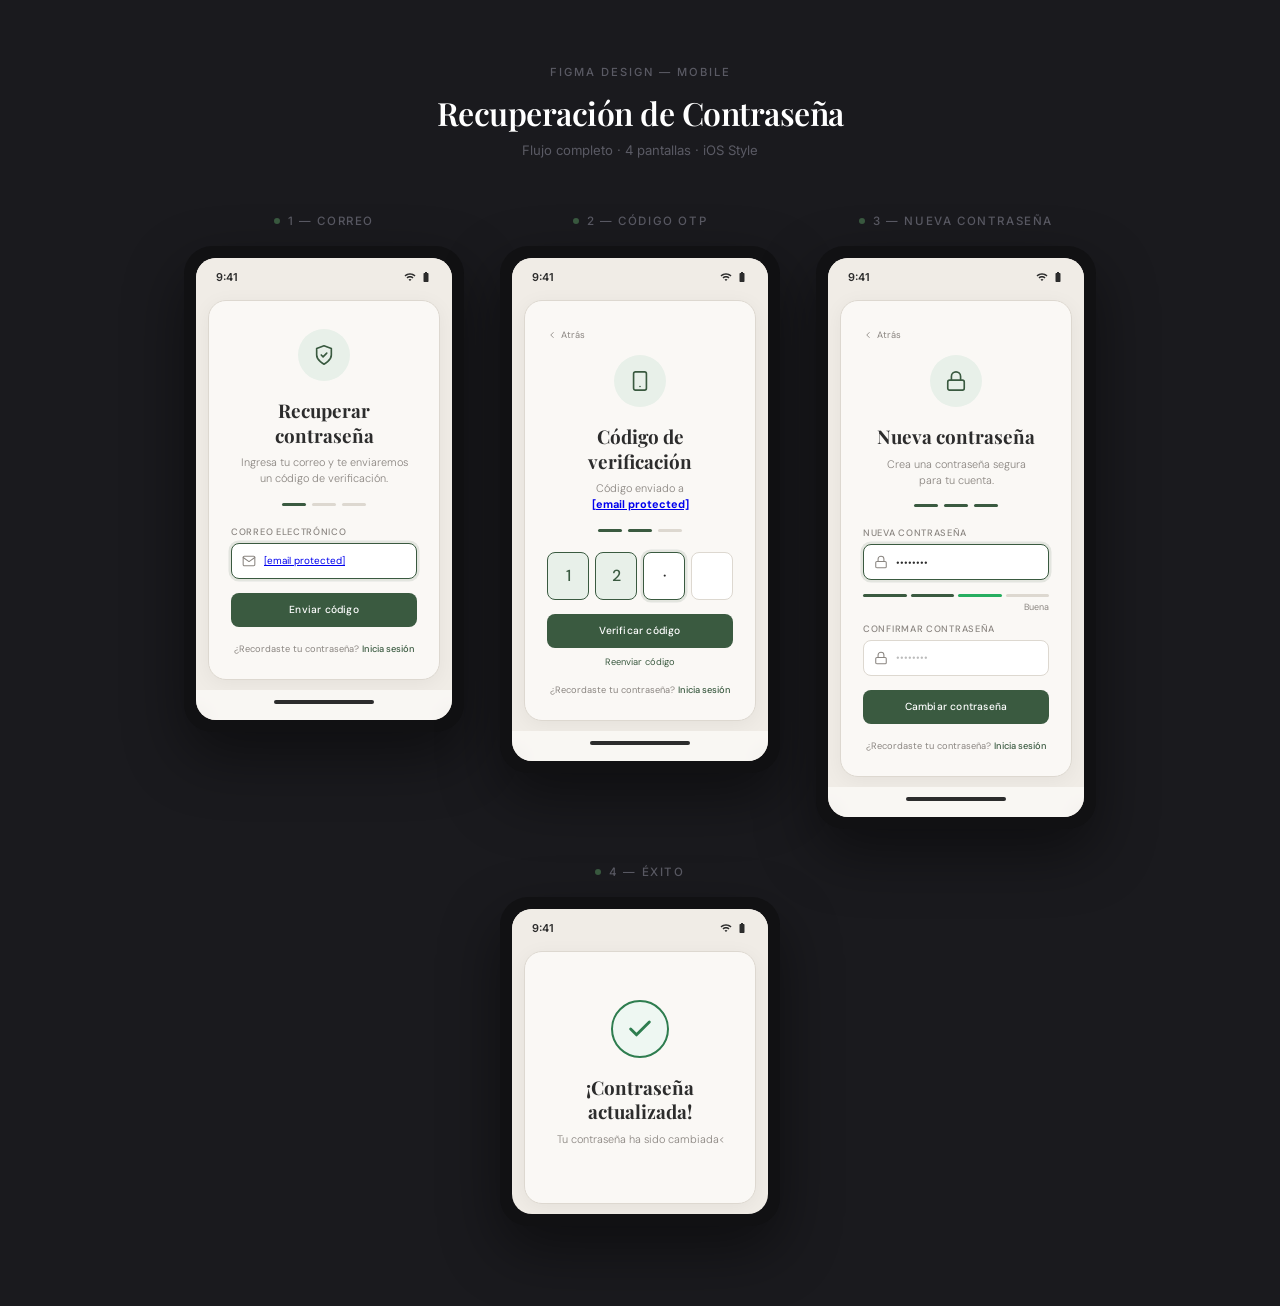
<file: recuperacion_contrasena_figma (1).html>
<!DOCTYPE html>
<html lang="es">
<head>
<meta charset="UTF-8"/>
<meta name="viewport" content="width=device-width, initial-scale=1.0"/>
<title>Password Recovery — Design Screens</title>
<link href="https://fonts.googleapis.com/css2?family=DM+Sans:ital,opsz,wght@0,9..40,300;0,9..40,400;0,9..40,500;1,9..40,300&family=Playfair+Display:wght@600;700&family=Inter:wght@400;500&display=swap" rel="stylesheet"/>
<style>
  :root {
    --clr-bg: #f0ece6;
    --clr-card: #faf8f5;
    --clr-text: #2c2c2c;
    --clr-text-muted: #8a8580;
    --clr-accent: #3a5a40;
    --clr-accent-light: #e8f0e9;
    --clr-border: #ddd8d0;
    --clr-success: #2e7d4f;
    --clr-success-bg: #eef7f2;
    --clr-error: #c0392b;
    --clr-error-bg: #fdf2f1;
  }

  *, *::before, *::after { box-sizing: border-box; margin: 0; padding: 0; }

  /* ─── Canvas ─── */
  body {
    background: #1a1a1e;
    font-family: 'Inter', sans-serif;
    min-height: 100vh;
    padding: 60px 40px 80px;
  }

  /* Header */
  .canvas-header {
    text-align: center;
    margin-bottom: 56px;
  }
  .canvas-header .tag {
    display: inline-block;
    font-size: 0.7rem;
    font-weight: 500;
    text-transform: uppercase;
    letter-spacing: 2px;
    color: #5a5a64;
    margin-bottom: 12px;
  }
  .canvas-header h1 {
    font-family: 'Playfair Display', serif;
    font-size: 2rem;
    color: #fff;
    font-weight: 600;
    letter-spacing: -0.5px;
  }
  .canvas-header p {
    color: #5a5a64;
    font-size: 0.82rem;
    margin-top: 8px;
    font-weight: 400;
  }

  /* ─── Screens row ─── */
  .screens {
    display: flex;
    justify-content: center;
    gap: 36px;
    flex-wrap: wrap;
  }

  /* ─── Single screen frame ─── */
  .screen-wrap {
    display: flex;
    flex-direction: column;
    align-items: center;
    gap: 18px;
  }
  .screen-label {
    color: #5a5a64;
    font-size: 0.72rem;
    font-weight: 500;
    text-transform: uppercase;
    letter-spacing: 1.6px;
    display: flex;
    align-items: center;
    gap: 8px;
  }
  .screen-label .dot {
    width: 6px; height: 6px;
    border-radius: 50%;
    background: var(--clr-accent);
  }

  /* Device frame */
  .device {
    width: 280px;
    background: #111113;
    border-radius: 28px;
    padding: 12px;
    box-shadow: 0 24px 60px rgba(0,0,0,0.45);
  }
  .device-inner {
    width: 100%;
    border-radius: 20px;
    background: var(--clr-bg);
    overflow: hidden;
    position: relative;
  }

  /* Status bar */
  .status-bar {
    background: var(--clr-bg);
    padding: 12px 20px 6px;
    display: flex;
    justify-content: space-between;
    align-items: center;
    font-size: 0.6rem;
    color: var(--clr-text);
    font-weight: 500;
  }
  .status-bar .time { font-size: 0.68rem; font-weight: 600; }
  .status-icons { display: flex; gap: 4px; align-items: center; }
  .status-icons svg { width: 12px; height: 12px; }

  /* ─── Card inside device ─── */
  .card {
    background: var(--clr-card);
    margin: 10px 12px;
    border-radius: 18px;
    padding: 28px 22px 24px;
    border: 1px solid var(--clr-border);
    box-shadow: 0 4px 20px rgba(0,0,0,0.05);
  }

  /* Icon circle */
  .icon-wrap {
    width: 52px; height: 52px;
    border-radius: 50%;
    background: var(--clr-accent-light);
    display: flex; align-items: center; justify-content: center;
    margin: 0 auto 18px;
  }
  .icon-wrap svg { width: 22px; height: 22px; stroke: var(--clr-accent); fill: none; stroke-width: 1.8; stroke-linecap: round; stroke-linejoin: round; }

  .icon-wrap.success-ico { background: var(--clr-success-bg); }
  .icon-wrap.success-ico svg { stroke: var(--clr-success); }

  /* Title */
  .card-title {
    font-family: 'Playfair Display', serif;
    font-size: 1.18rem;
    font-weight: 700;
    text-align: center;
    color: var(--clr-text);
    line-height: 1.3;
  }
  .card-sub {
    font-family: 'DM Sans', sans-serif;
    text-align: center;
    color: var(--clr-text-muted);
    font-size: 0.68rem;
    font-weight: 300;
    margin-top: 6px;
    line-height: 1.5;
  }

  /* Step dots */
  .steps {
    display: flex;
    justify-content: center;
    gap: 6px;
    margin: 16px 0 20px;
  }
  .step-dot {
    width: 24px; height: 3px;
    border-radius: 2px;
    background: var(--clr-border);
  }
  .step-dot.active { background: var(--clr-accent); }

  /* Label */
  .lbl {
    font-family: 'DM Sans', sans-serif;
    font-size: 0.58rem;
    font-weight: 500;
    color: var(--clr-text-muted);
    text-transform: uppercase;
    letter-spacing: 0.7px;
    margin-bottom: 5px;
  }

  /* Input mock */
  .input-mock {
    width: 100%;
    height: 36px;
    border-radius: 8px;
    border: 1.5px solid var(--clr-border);
    background: #fff;
    display: flex;
    align-items: center;
    padding: 0 10px;
    gap: 8px;
    margin-bottom: 14px;
  }
  .input-mock svg { width: 14px; height: 14px; stroke: var(--clr-text-muted); fill: none; stroke-width: 1.8; stroke-linecap: round; stroke-linejoin: round; flex-shrink: 0; }
  .input-mock .placeholder { font-family: 'DM Sans', sans-serif; font-size: 0.62rem; color: #bbb; }
  .input-mock .value { font-family: 'DM Sans', sans-serif; font-size: 0.62rem; color: var(--clr-text); font-weight: 400; }
  .input-mock.focused { border-color: var(--clr-accent); box-shadow: 0 0 0 2.5px rgba(58,90,64,0.12); }
  .input-mock.error-input { border-color: var(--clr-error); }

  /* Error msg */
  .err-msg {
    font-family: 'DM Sans', sans-serif;
    font-size: 0.58rem;
    color: var(--clr-error);
    background: var(--clr-error-bg);
    padding: 5px 8px;
    border-radius: 6px;
    margin-top: -10px;
    margin-bottom: 10px;
  }

  /* OTP row */
  .otp-row {
    display: flex;
    gap: 6px;
    justify-content: center;
    margin-bottom: 14px;
  }
  .otp-box {
    width: 42px; height: 48px;
    border-radius: 8px;
    border: 1.5px solid var(--clr-border);
    background: #fff;
    display: flex; align-items: center; justify-content: center;
    font-family: 'DM Sans', sans-serif;
    font-size: 1rem;
    font-weight: 500;
    color: var(--clr-text);
  }
  .otp-box.filled { border-color: var(--clr-accent); background: var(--clr-accent-light); color: var(--clr-accent); }
  .otp-box.cursor { border-color: var(--clr-accent); box-shadow: 0 0 0 2.5px rgba(58,90,64,0.12); }

  /* Strength bar */
  .strength-row {
    display: flex; gap: 4px; margin-bottom: 4px;
  }
  .s-seg { flex: 1; height: 2.5px; border-radius: 2px; background: var(--clr-border); }
  .s-seg.good { background: #27ae60; }
  .s-seg.great { background: var(--clr-accent); }
  .strength-txt { font-family: 'DM Sans', sans-serif; font-size: 0.56rem; color: var(--clr-text-muted); text-align: right; margin-bottom: 10px; }

  /* Button */
  .btn {
    width: 100%;
    height: 34px;
    border-radius: 8px;
    background: var(--clr-accent);
    display: flex; align-items: center; justify-content: center;
    font-family: 'DM Sans', sans-serif;
    font-size: 0.64rem;
    font-weight: 500;
    color: #fff;
    letter-spacing: 0.2px;
  }

  /* Back link */
  .back-link {
    display: flex; align-items: center; gap: 4px;
    font-family: 'DM Sans', sans-serif;
    font-size: 0.58rem;
    color: var(--clr-text-muted);
    margin-bottom: 14px;
  }
  .back-link svg { width: 10px; height: 10px; stroke: currentColor; fill: none; stroke-width: 2; stroke-linecap: round; }

  /* Resend */
  .resend {
    text-align: center;
    font-family: 'DM Sans', sans-serif;
    font-size: 0.58rem;
    color: var(--clr-accent);
    margin-top: 8px;
  }

  /* Footer link */
  .footer-link {
    text-align: center;
    font-family: 'DM Sans', sans-serif;
    font-size: 0.58rem;
    color: var(--clr-text-muted);
    margin-top: 16px;
  }
  .footer-link span { color: var(--clr-accent); font-weight: 500; }

  /* Checkmark */
  .check-circle {
    width: 58px; height: 58px;
    border-radius: 50%;
    background: var(--clr-success-bg);
    border: 2px solid var(--clr-success);
    display: flex; align-items: center; justify-content: center;
    margin: 0 auto 18px;
  }
  .check-circle svg { width: 28px; height: 28px; stroke: var(--clr-success); fill: none; stroke-width: 2.5; stroke-linecap: round; stroke-linejoin: round; }

  /* Bottom nav bar mock */
  .nav-bar {
    background: rgba(250,248,245,0.92);
    backdrop-filter: blur(8px);
    margin: 8px 0 0;
    padding: 10px 24px 16px;
    display: flex;
    justify-content: center;
    gap: 40px;
  }
  .nav-dot { width: 100px; height: 4px; background: #2c2c2c; border-radius: 2px; }
</style>
</head>
<body>

<!-- Header -->
<div class="canvas-header">
  <div class="tag">Figma Design — Mobile</div>
  <h1>Recuperación de Contraseña</h1>
  <p>Flujo completo · 4 pantallas · iOS Style</p>
</div>

<!-- Screens -->
<div class="screens">

  <!-- ════ SCREEN 1: Email ════ -->
  <div class="screen-wrap">
    <div class="screen-label"><span class="dot"></span> 1 — Correo</div>
    <div class="device">
      <div class="device-inner">
        <!-- Status bar -->
        <div class="status-bar">
          <span class="time">9:41</span>
          <div class="status-icons">
            <svg viewBox="0 0 24 24" fill="currentColor"><path d="M1 9l2 2c4.97-4.97 13.03-4.97 18 0l2-2C16.93 2.93 7.08 2.93 1 9zm8 8l3 3 3-3c-1.65-1.66-4.34-1.66-6 0zm-4-4l2 2c2.76-2.76 7.24-2.76 10 0l2-2C15.14 9.14 8.87 9.14 5 13z"/></svg>
            <svg viewBox="0 0 24 24" fill="currentColor"><path d="M15.67 4H14V2h-4v2H8.33C7.6 4 7 4.6 7 5.33v15.33C7 21.4 7.6 22 8.33 22h7.33c.74 0 1.34-.6 1.34-1.33V5.33C17 4.6 16.4 4 15.67 4z"/></svg>
          </div>
        </div>
        <!-- Card -->
        <div class="card">
          <div class="icon-wrap">
            <svg viewBox="0 0 24 24"><path d="M12 22s8-4 8-10V5l-8-3-8 3v7c0 6 8 10 8 10z"/><path d="M9 12l2 2 4-4"/></svg>
          </div>
          <div class="card-title">Recuperar contraseña</div>
          <div class="card-sub">Ingresa tu correo y te enviaremos<br/>un código de verificación.</div>
          <div class="steps">
            <div class="step-dot active"></div>
            <div class="step-dot"></div>
            <div class="step-dot"></div>
          </div>
          <div class="lbl">Correo electrónico</div>
          <div class="input-mock focused">
            <svg viewBox="0 0 24 24"><path d="M4 4h16c1.1 0 2 .9 2 2v12c0 1.1-.9 2-2 2H4c-1.1 0-2-.9-2-2V6c0-1.1.9-2 2-2z"/><polyline points="22,6 12,13 2,6"/></svg>
            <span class="value"><a href="/cdn-cgi/l/email-protection" class="__cf_email__" data-cfemail="85f0f6f0e4f7eceac5e6eaf7f7e0eaabe6eae8">[email&#160;protected]</a></span>
          </div>
          <div class="btn">Enviar código</div>
          <div class="footer-link">¿Recordaste tu contraseña? <span>Inicia sesión</span></div>
        </div>
        <div class="nav-bar"><div class="nav-dot"></div></div>
      </div>
    </div>
  </div>

  <!-- ════ SCREEN 2: OTP ════ -->
  <div class="screen-wrap">
    <div class="screen-label"><span class="dot"></span> 2 — Código OTP</div>
    <div class="device">
      <div class="device-inner">
        <div class="status-bar">
          <span class="time">9:41</span>
          <div class="status-icons">
            <svg viewBox="0 0 24 24" fill="currentColor"><path d="M1 9l2 2c4.97-4.97 13.03-4.97 18 0l2-2C16.93 2.93 7.08 2.93 1 9zm8 8l3 3 3-3c-1.65-1.66-4.34-1.66-6 0zm-4-4l2 2c2.76-2.76 7.24-2.76 10 0l2-2C15.14 9.14 8.87 9.14 5 13z"/></svg>
            <svg viewBox="0 0 24 24" fill="currentColor"><path d="M15.67 4H14V2h-4v2H8.33C7.6 4 7 4.6 7 5.33v15.33C7 21.4 7.6 22 8.33 22h7.33c.74 0 1.34-.6 1.34-1.33V5.33C17 4.6 16.4 4 15.67 4z"/></svg>
          </div>
        </div>
        <div class="card">
          <div class="back-link">
            <svg viewBox="0 0 24 24"><polyline points="15 18 9 12 15 6"/></svg> Atrás
          </div>
          <div class="icon-wrap">
            <svg viewBox="0 0 24 24"><rect x="5" y="2" width="14" height="20" rx="2" ry="2"/><line x1="12" y1="18" x2="12.01" y2="18"/></svg>
          </div>
          <div class="card-title">Código de verificación</div>
          <div class="card-sub">Código enviado a <strong><a href="/cdn-cgi/l/email-protection" class="__cf_email__" data-cfemail="ff8a8c8a9e8d9690bf9c908d8d9a90d19c9092">[email&#160;protected]</a></strong></div>
          <div class="steps">
            <div class="step-dot active"></div>
            <div class="step-dot active"></div>
            <div class="step-dot"></div>
          </div>
          <div class="otp-row">
            <div class="otp-box filled">1</div>
            <div class="otp-box filled">2</div>
            <div class="otp-box cursor">·</div>
            <div class="otp-box"></div>
          </div>
          <div class="btn">Verificar código</div>
          <div class="resend">Reenviar código</div>
          <div class="footer-link">¿Recordaste tu contraseña? <span>Inicia sesión</span></div>
        </div>
        <div class="nav-bar"><div class="nav-dot"></div></div>
      </div>
    </div>
  </div>

  <!-- ════ SCREEN 3: Nueva contraseña ════ -->
  <div class="screen-wrap">
    <div class="screen-label"><span class="dot"></span> 3 — Nueva contraseña</div>
    <div class="device">
      <div class="device-inner">
        <div class="status-bar">
          <span class="time">9:41</span>
          <div class="status-icons">
            <svg viewBox="0 0 24 24" fill="currentColor"><path d="M1 9l2 2c4.97-4.97 13.03-4.97 18 0l2-2C16.93 2.93 7.08 2.93 1 9zm8 8l3 3 3-3c-1.65-1.66-4.34-1.66-6 0zm-4-4l2 2c2.76-2.76 7.24-2.76 10 0l2-2C15.14 9.14 8.87 9.14 5 13z"/></svg>
            <svg viewBox="0 0 24 24" fill="currentColor"><path d="M15.67 4H14V2h-4v2H8.33C7.6 4 7 4.6 7 5.33v15.33C7 21.4 7.6 22 8.33 22h7.33c.74 0 1.34-.6 1.34-1.33V5.33C17 4.6 16.4 4 15.67 4z"/></svg>
          </div>
        </div>
        <div class="card">
          <div class="back-link">
            <svg viewBox="0 0 24 24"><polyline points="15 18 9 12 15 6"/></svg> Atrás
          </div>
          <div class="icon-wrap">
            <svg viewBox="0 0 24 24"><rect x="3" y="11" width="18" height="11" rx="2" ry="2"/><path d="M7 11V7a5 5 0 0 1 10 0v4"/></svg>
          </div>
          <div class="card-title">Nueva contraseña</div>
          <div class="card-sub">Crea una contraseña segura<br/>para tu cuenta.</div>
          <div class="steps">
            <div class="step-dot active"></div>
            <div class="step-dot active"></div>
            <div class="step-dot active"></div>
          </div>
          <div class="lbl">Nueva contraseña</div>
          <div class="input-mock focused">
            <svg viewBox="0 0 24 24"><rect x="3" y="11" width="18" height="11" rx="2" ry="2"/><path d="M7 11V7a5 5 0 0 1 10 0v4"/></svg>
            <span class="value">••••••••</span>
          </div>
          <div class="strength-row">
            <div class="s-seg great"></div>
            <div class="s-seg great"></div>
            <div class="s-seg good"></div>
            <div class="s-seg"></div>
          </div>
          <div class="strength-txt">Buena</div>
          <div class="lbl">Confirmar contraseña</div>
          <div class="input-mock">
            <svg viewBox="0 0 24 24"><rect x="3" y="11" width="18" height="11" rx="2" ry="2"/><path d="M7 11V7a5 5 0 0 1 10 0v4"/></svg>
            <span class="placeholder">••••••••</span>
          </div>
          <div class="btn">Cambiar contraseña</div>
          <div class="footer-link">¿Recordaste tu contraseña? <span>Inicia sesión</span></div>
        </div>
        <div class="nav-bar"><div class="nav-dot"></div></div>
      </div>
    </div>
  </div>

  <!-- ════ SCREEN 4: Éxito ════ -->
  <div class="screen-wrap">
    <div class="screen-label"><span class="dot"></span> 4 — Éxito</div>
    <div class="device">
      <div class="device-inner">
        <div class="status-bar">
          <span class="time">9:41</span>
          <div class="status-icons">
            <svg viewBox="0 0 24 24" fill="currentColor"><path d="M1 9l2 2c4.97-4.97 13.03-4.97 18 0l2-2C16.93 2.93 7.08 2.93 1 9zm8 8l3 3 3-3c-1.65-1.66-4.34-1.66-6 0zm-4-4l2 2c2.76-2.76 7.24-2.76 10 0l2-2C15.14 9.14 8.87 9.14 5 13z"/></svg>
            <svg viewBox="0 0 24 24" fill="currentColor"><path d="M15.67 4H14V2h-4v2H8.33C7.6 4 7 4.6 7 5.33v15.33C7 21.4 7.6 22 8.33 22h7.33c.74 0 1.34-.6 1.34-1.33V5.33C17 4.6 16.4 4 15.67 4z"/></svg>
          </div>
        </div>
        <div class="card" style="padding-top: 48px; padding-bottom: 32px;">
          <div class="check-circle">
            <svg viewBox="0 0 24 24"><polyline points="20 6 9 17 4 12"/></svg>
          </div>
          <div class="card-title">¡Contraseña<br/>actualizada!</div>
          <div class="card-sub" style="margin-bottom: 24px;">Tu contraseña ha sido cambiada<
</file>
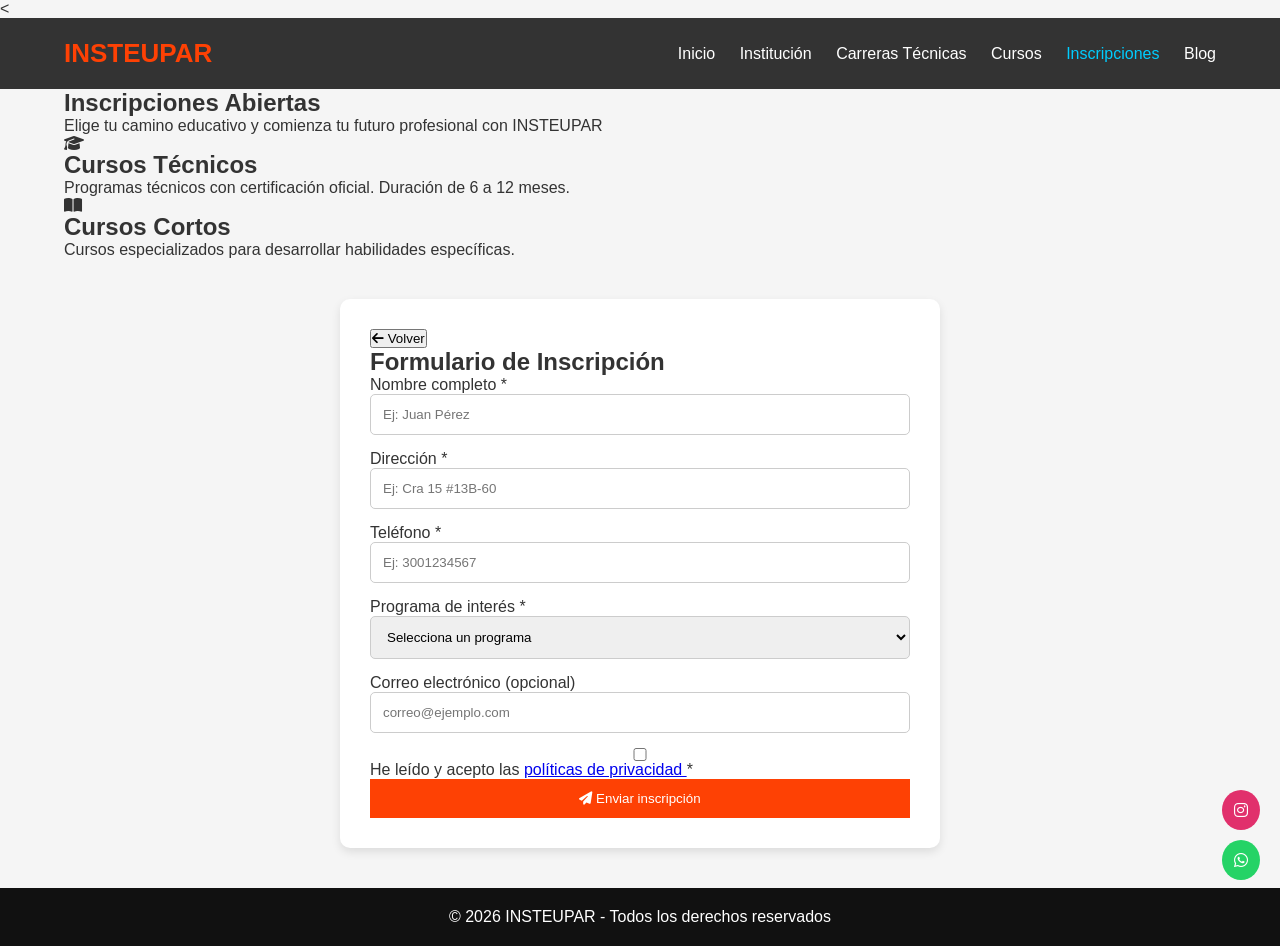
<file: registration.html>
<<!DOCTYPE html>
<html lang="es">

<head>
    <meta charset="UTF-8">
    <meta name="viewport" content="width=device-width, initial-scale=1.0">
    <title>Inscripciones - INSTEUPAR</title>

    <!-- ICONOS -->
    <link rel="stylesheet" href="https://cdnjs.cloudflare.com/ajax/libs/font-awesome/6.4.0/css/all.min.css">

    <!-- FUENTE -->
    <link rel="stylesheet" href="https://fonts.cdnfonts.com/css/arsenica">

    <!-- CSS -->
    <link rel="stylesheet" href="style.css">
</head>

<body>

<!-- HEADER -->
<header class="header-simple">
    <div class="top-bar">
        <div class="logo">INSTEUPAR</div>

        <nav class="nav">
            <a href="index.html">Inicio</a>
            <a href="about.html">Institución</a>
            <a href="programs.html">Carreras Técnicas</a>
            <a href="course.html">Cursos</a>
            <a href="registration.html" class="active">Inscripciones</a>
            <a href="blog.html">Blog</a>
        </nav>
    </div>
</header>

<!-- CONTENEDOR PRINCIPAL -->
<main class="container">

    <!-- ENCABEZADO -->
    <section class="page-header">
        <h1>Inscripciones Abiertas</h1>
        <p>Elige tu camino educativo y comienza tu futuro profesional con INSTEUPAR</p>
    </section>

    <!-- SELECCIÓN DE PROGRAMAS -->
    <section id="selectionBanner" class="selection-banner">

        <article class="option-card" onclick="selectOption('tecnico')">
            <div class="icon">
                <i class="fas fa-graduation-cap"></i>
            </div>

            <h2>Cursos Técnicos</h2>
            <p>Programas técnicos con certificación oficial. Duración de 6 a 12 meses.</p>
        </article>

        <article class="option-card" onclick="selectOption('normal')">
            <div class="icon">
                <i class="fas fa-book-open"></i>
            </div>

            <h2>Cursos Cortos</h2>
            <p>Cursos especializados para desarrollar habilidades específicas.</p>
        </article>

    </section>

    <!-- FORMULARIO -->
    <section id="formContainer" class="form-container">

        <button class="back-button" onclick="goBack()">
            <i class="fas fa-arrow-left"></i> Volver
        </button>

        <div class="form-header">
            <h2 id="formTitle">Formulario de Inscripción</h2>
        </div>

        <form id="inscriptionForm" onsubmit="handleSubmit(event)">

            <div class="form-group">
                <label for="nombre">Nombre completo <span class="required">*</span></label>
                <input type="text" id="nombre" name="nombre" required placeholder="Ej: Juan Pérez">
            </div>

            <div class="form-group">
                <label for="direccion">Dirección <span class="required">*</span></label>
                <input type="text" id="direccion" name="direccion" required placeholder="Ej: Cra 15 #13B-60">
            </div>

            <div class="form-group">
                <label for="telefono">Teléfono <span class="required">*</span></label>
                <input type="tel" id="telefono" name="telefono" required placeholder="Ej: 3001234567">
            </div>

            <div class="form-group">
                <label for="programa">Programa de interés <span class="required">*</span></label>
                <select id="programa" name="programa" required>
                    <option value="">Selecciona un programa</option>
                </select>
            </div>

            <div class="form-group">
                <label for="correo">Correo electrónico (opcional)</label>
                <input type="email" id="correo" name="correo" placeholder="correo@ejemplo.com">
            </div>

            <div class="checkbox-group">
                <input type="checkbox" id="privacidad" name="privacidad" required>
                <label for="privacidad">
                    He leído y acepto las 
                    <a href="https://insteupar.edu.co/politica-privacidad/" target="_blank">
                        políticas de privacidad
                    </a> 
                    <span class="required">*</span>
                </label>
            </div>

            <button type="submit" class="submit-button">
                <i class="fas fa-paper-plane"></i> Enviar inscripción
            </button>

        </form>

    </section>

</main>

<!-- BOTONES FLOTANTES -->
<div class="floating-buttons">

    <a href="https://www.instagram.com/insteupar/" target="_blank" 
       class="floating-btn instagram-btn" title="Instagram">
        <i class="fab fa-instagram"></i>
    </a>

    <a href="https://wa.me/573001234567" target="_blank" 
       class="floating-btn whatsapp-btn" title="WhatsApp">
        <i class="fab fa-whatsapp"></i>
    </a>

</div>

<!-- FOOTER -->
<footer class="footer">
    <p>© 2026 INSTEUPAR - Todos los derechos reservados</p>
</footer>

<!-- JS -->
<script src="app.js"></script>

</body>
</html>
</file>
<file: style.css>
/* FUENTE */
@import url('https://fonts.cdnfonts.com/css/arsenica');

/* VARIABLES */
:root {
    --primary: #FE4104;
    --secondary: #00CDFF;
    --dark: #333333;
    --light: #f5f5f5;
    --white: #ffffff;
}

/* RESET */
* {
    margin: 0;
    padding: 0;
    box-sizing: border-box;
}

body {
    font-family: 'Arsenica', sans-serif;
    background: var(--light);
    color: var(--dark);
}

/* CONTENEDOR */
.container {
    width: 90%;
    max-width: 1200px;
    margin: auto;
}

/* HEADER */
.header {
    background: linear-gradient(135deg, var(--dark), #000);
    color: var(--white);
}

.header-simple {
    background: var(--dark);
    color: var(--white);
}

.top-bar {
    display: flex;
    justify-content: space-between;
    align-items: center;
    padding: 20px 5%;
}

.logo {
    font-size: 26px;
    font-weight: bold;
    color: var(--primary);
}

/* NAV */
.nav a {
    color: var(--white);
    text-decoration: none;
    margin-left: 20px;
    transition: 0.3s;
}

.nav a:hover,
.nav a.active {
    color: var(--secondary);
}

/* HERO */
.banner {
    display: flex;
    align-items: center;
    justify-content: space-between;
    padding: 60px 5%;
    gap: 30px;
}

.banner-text h1 {
    font-size: 42px;
    color: var(--primary);
}

.banner-img img {
    width: 300px;
    border-radius: 10px;
}

/* TITULOS */
.section-title,
.section-header h2 {
    text-align: center;
    margin-bottom: 30px;
    color: var(--primary);
}

/* DESTACADOS */
.destacados {
    display: flex;
    gap: 20px;
    padding: 60px 0;
    text-align: center;
}

.destacados .item {
    flex: 1;
}

.destacados i {
    font-size: 40px;
    color: var(--secondary);
    margin-bottom: 10px;
}

/* ABOUT */
.about {
    display: flex;
    gap: 40px;
    padding: 60px 0;
    align-items: center;
}

.about img {
    width: 100%;
    border-radius: 10px;
}

.about-text h2 {
    color: var(--primary);
    margin-bottom: 15px;
}

/* BOTONES */
.btn {
    display: inline-block;
    margin-top: 20px;
    padding: 12px 25px;
    background: var(--primary);
    color: var(--white);
    text-decoration: none;
    border-radius: 5px;
    transition: 0.3s;
}

.btn:hover {
    background: var(--secondary);
    color: var(--dark);
}

/* PUBLICIDAD */
.publicidad {
    background: var(--primary);
    color: var(--white);
    text-align: center;
    padding: 60px 20px;
}

/* GRID */
.grid {
    display: grid;
    grid-template-columns: repeat(auto-fit, minmax(250px, 1fr));
    gap: 20px;
}

/* CARDS */
.card {
    background: var(--white);
    border-radius: 8px;
    overflow: hidden;
    text-align: center;
    transition: 0.3s;
    box-shadow: 0 4px 10px rgba(0,0,0,0.1);
}

.card img {
    width: 100%;
    height: 180px;
    object-fit: cover;
}

.card h3 {
    padding: 15px;
}

.card:hover {
    transform: translateY(-5px);
    border-bottom: 4px solid var(--primary);
}

/* HISTORIA */
.historia {
    padding: 60px 0;
}

.historia-content {
    display: flex;
    gap: 40px;
    align-items: center;
}

.historia img {
    width: 100%;
    border-radius: 10px;
}

/* MISION VISION */
.mv-grid {
    display: flex;
    gap: 20px;
}

.box {
    background: var(--white);
    padding: 30px;
    flex: 1;
    border-radius: 8px;
    box-shadow: 0 4px 10px rgba(0,0,0,0.1);
}

/* UBICACION */
.ubicacion {
    padding: 60px 0;
    text-align: center;
}

.ubicacion-content {
    display: flex;
    gap: 30px;
    align-items: center;
}

/* FORMULARIO */
.form-container {
    background: var(--white);
    padding: 30px;
    border-radius: 10px;
    max-width: 600px;
    margin: 40px auto;
    box-shadow: 0 4px 10px rgba(0,0,0,0.1);
}

.form-group {
    margin-bottom: 15px;
}

form input,
form select {
    width: 100%;
    padding: 12px;
    border: 1px solid #ccc;
    border-radius: 5px;
}

.submit-button {
    width: 100%;
    padding: 12px;
    background: var(--primary);
    color: var(--white);
    border: none;
    cursor: pointer;
}

.submit-button:hover {
    background: var(--secondary);
    color: var(--dark);
}

/* BOTONES FLOTANTES */
.floating-buttons {
    position: fixed;
    bottom: 20px;
    right: 20px;
}

.floating-btn {
    display: block;
    margin-top: 10px;
    padding: 12px;
    border-radius: 50%;
    color: white;
}

.instagram-btn {
    background: #E1306C;
}

.whatsapp-btn {
    background: #25D366;
}

/* CONTACTO */
.contacto {
    background: var(--dark);
    color: var(--white);
    text-align: center;
    padding: 60px 20px;
}

.redes i {
    margin: 10px;
    font-size: 25px;
    cursor: pointer;
}

.redes i:hover {
    color: var(--secondary);
}

/* FOOTER */
.footer {
    background: #111;
    color: var(--white);
    text-align: center;
    padding: 20px;
}

/* RESPONSIVE */
@media(max-width: 900px) {

    .banner,
    .about,
    .historia-content,
    .ubicacion-content {
        flex-direction: column;
        text-align: center;
    }

    .destacados {
        flex-direction: column;
    }

    .mv-grid {
        flex-direction: column;
    }
}
</file>
